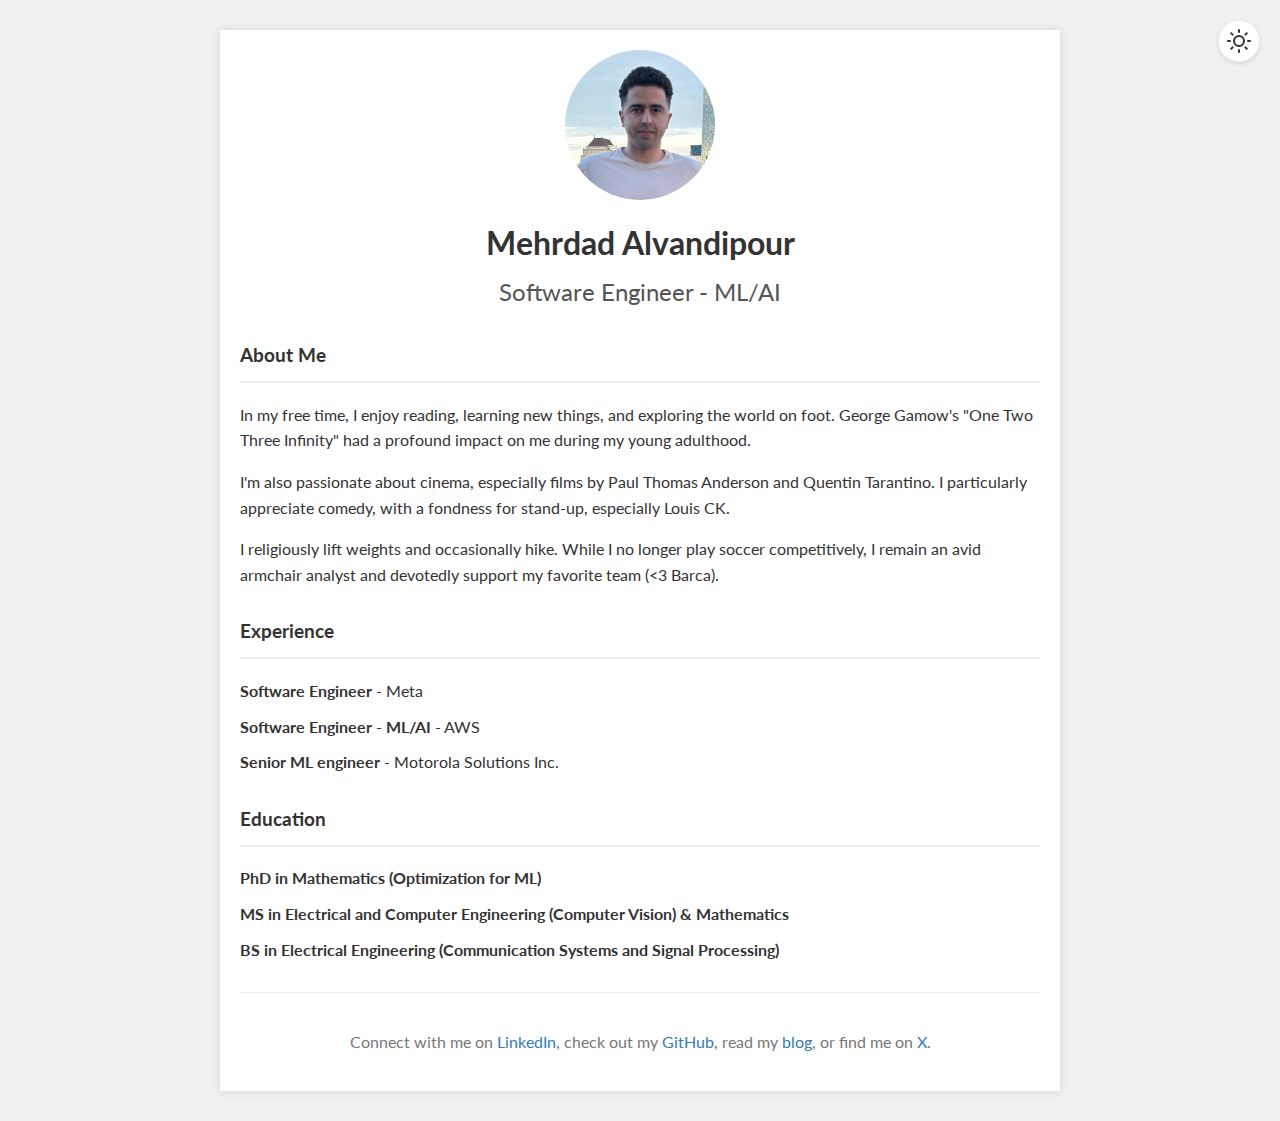
<file: index.html>
<!DOCTYPE html>
<html lang="en">
<head>
    <meta charset="UTF-g">
    <meta name="viewport" content="width=device-width, initial-scale=1.0">
    <title>Mehrdad Alvandipour</title>
    <link rel="preconnect" href="https://fonts.googleapis.com">
    <link rel="preconnect" href="https://fonts.gstatic.com" crossorigin>
    <link href="https://fonts.googleapis.com/css2?family=Lato:wght@400;700&display=swap" rel="stylesheet">
    <link rel="stylesheet" href="style.css">
</head>
<body>
    <div class="theme-switcher" onclick="toggleTheme()">
        <svg class="sun-icon" xmlns="http://www.w3.org/2000/svg" width="24" height="24" viewBox="0 0 24 24" fill="none" stroke="currentColor" stroke-width="2" stroke-linecap="round" stroke-linejoin="round"><circle cx="12" cy="12" r="5"></circle><line x1="12" y1="1" x2="12" y2="3"></line><line x1="12" y1="21" x2="12" y2="23"></line><line x1="4.22" y1="4.22" x2="5.64" y2="5.64"></line><line x1="18.36" y1="18.36" x2="19.78" y2="19.78"></line><line x1="1" y1="12" x2="3" y2="12"></line><line x1="21" y1="12" x2="23" y2="12"></line><line x1="4.22" y1="19.78" x2="5.64" y2="18.36"></line><line x1="18.36" y1="5.64" x2="19.78" y2="4.22"></line></svg>
        <svg class="moon-icon" xmlns="http://www.w3.org/2000/svg" width="24" height="24" viewBox="0 0 24 24" fill="none" stroke="currentColor" stroke-width="2" stroke-linecap="round" stroke-linejoin="round"><path d="M21 12.79A9 9 0 1 1 11.21 3 7 7 0 0 0 21 12.79z"></path></svg>
    </div>
    <div class="container">
        <header>
            <div class="profile-picture">
                <img src="pfp.jpg" alt="Mehrdad Alvandipour">
            </div>
            <h1>Mehrdad Alvandipour</h1>
            <h2>Software Engineer - ML/AI</h2>
        </header>
        <main>
            <section class="about">
                <h3>About Me</h3>
                <p>
                    In my free time, I enjoy reading, learning new things, and exploring the world on foot. George Gamow's "One Two Three Infinity" had a profound impact on me during my young adulthood.
                </p>
                <p>
                    I'm also passionate about cinema, especially films by Paul Thomas Anderson and Quentin Tarantino. I particularly appreciate comedy, with a fondness for stand-up, especially Louis CK.
                </p>
                <p>
                    I religiously lift weights and occasionally hike. While I no longer play soccer competitively, I remain an avid armchair analyst and devotedly support my favorite team (&lt;3 Barca).
                </p>
            </section>
            <section class="experience">
                <h3>Experience</h3>
                <ul>
                    <li><strong>Software Engineer</strong> - Meta</li>
                    <li><strong>Software Engineer - ML/AI</strong> - AWS</li>
                    <li><strong>Senior ML engineer</strong> - Motorola Solutions Inc.</li>
                </ul>
            </section>
            <section class="education">
                <h3>Education</h3>
                <ul>
                    <li><strong>PhD in Mathematics (Optimization for ML)</strong></li>
                    <li><strong>MS in Electrical and Computer Engineering (Computer Vision) & Mathematics</strong></li>
                    <li><strong>BS in Electrical Engineering (Communication Systems and Signal Processing)</strong></li>
                </ul>
            </section>
        </main>
        <footer>
            <p>Connect with me on <a href="https://www.linkedin.com/in/mehrdad-alvandipour-8470556a/">LinkedIn</a>, check out my <a href="https://github.com/MehrdadAlvandipour">GitHub</a>, read my <a href="https://dplrn.notion.site/Mehrdad-Alvandipour-c45b276444354cffb137226b46eb27e9">blog</a>, or find me on <a href="https://x.com/mhrddx">X</a>.</p>
        </footer>
    </div>
    <script src="script.js"></script>
</body>
</html>
</file>
<file: style.css>
:root {
    --bg-color-light: #f0f0f0;
    --text-color-light: #333;
    --container-bg-light: #fff;
    --header-color-light: #555;
    --border-color-light: #eee;
    --link-color-light: #337ab7;

    --bg-color-dark: #121212;
    --text-color-dark: #e0e0e0;
    --container-bg-dark: #1e1e1e;
    --header-color-dark: #bbb;
    --border-color-dark: #333;
    --link-color-dark: #8ab4f8;
}

body {
    font-family: 'Lato', sans-serif;
    line-height: 1.6;
    margin: 0;
    padding: 0;
    background: var(--bg-color-light);
    color: var(--text-color-light);
    transition: background 0.3s, color 0.3s;
}

body.dark-theme {
    background: var(--bg-color-dark);
    color: var(--text-color-dark);
}

.container {
    max-width: 800px;
    margin: 30px auto;
    padding: 20px;
    background: var(--container-bg-light);
    box-shadow: 0 0 10px rgba(0,0,0,0.1);
    transition: background 0.3s;
}

body.dark-theme .container {
    background: var(--container-bg-dark);
    box-shadow: 0 0 10px rgba(255,255,255,0.1);
}

header {
    text-align: center;
    margin-bottom: 20px;
}

.profile-picture img {
    border-radius: 50%;
    width: 150px;
    height: 150px;
    object-fit: cover;
    object-position: 35% 50%;
}

h1 {
    margin: 10px 0 5px;
}

h2 {
    margin: 0;
    font-weight: 400;
    color: var(--header-color-light);
}

body.dark-theme h2 {
    color: var(--header-color-dark);
}

h3 {
    border-bottom: 2px solid var(--border-color-light);
    padding-bottom: 10px;
    margin-top: 30px;
    transition: border-bottom-color 0.3s;
}

body.dark-theme h3 {
    border-bottom-color: var(--border-color-dark);
}

ul {
    list-style: none;
    padding: 0;
}

li {
    margin-bottom: 10px;
}

footer {
    text-align: center;
    margin-top: 30px;
    padding-top: 20px;
    border-top: 1px solid var(--border-color-light);
    color: #777;
    transition: border-top-color 0.3s;
}

body.dark-theme footer {
    border-top-color: var(--border-color-dark);
}

footer a {
    color: var(--link-color-light);
    text-decoration: none;
}

body.dark-theme footer a {
    color: var(--link-color-dark);
}

footer a:hover {
    text-decoration: underline;
}

.theme-switcher {
    position: fixed;
    top: 20px;
    right: 20px;
    padding: 8px;
    background-color: var(--container-bg-light);
    border: 1px solid var(--border-color-light);
    border-radius: 50%;
    cursor: pointer;
    font-size: 0;
    box-shadow: 0 2px 5px rgba(0,0,0,0.1);
    transition: background-color 0.3s, border-color 0.3s;
}

body.dark-theme .theme-switcher {
    background-color: var(--container-bg-dark);
    border-color: var(--border-color-dark);
}

.sun-icon, .moon-icon {
    transition: stroke 0.3s;
}

.sun-icon {
    stroke: var(--text-color-light);
}

.moon-icon {
    stroke: var(--text-color-light);
    display: none;
}

body.dark-theme .sun-icon {
    display: none;
}

body.dark-theme .moon-icon {
    stroke: var(--text-color-dark);
    display: inline-block;
}
</file>
